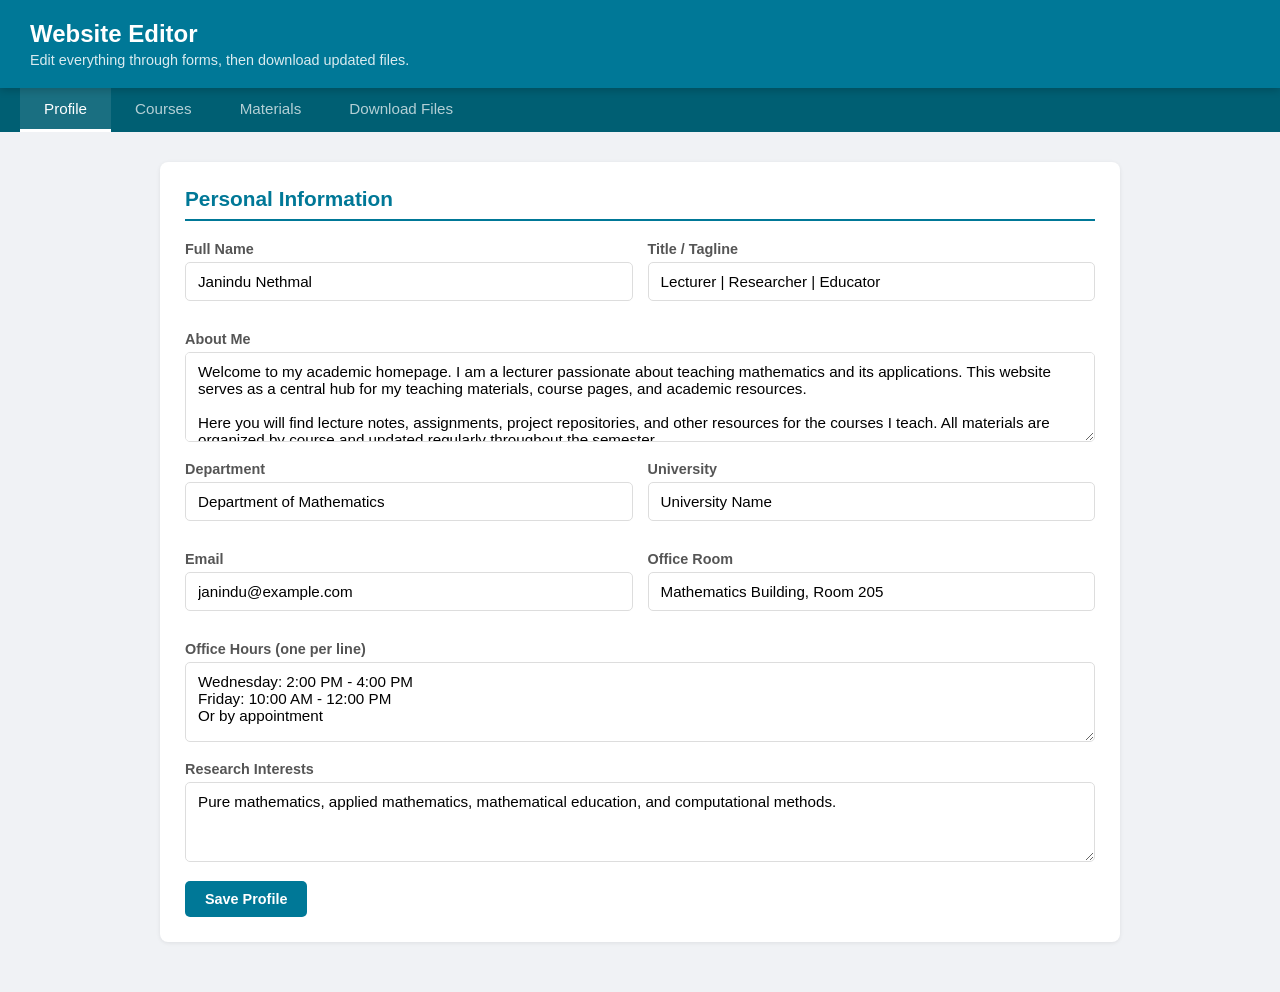
<file: editor.html>
<!DOCTYPE html>
<html lang="en">
<head>
    <meta charset="utf-8" />
    <meta name="viewport" content="width=device-width, initial-scale=1" />
    <title>Website Editor</title>
    <style>
        *{box-sizing:border-box;margin:0;padding:0}
        body{font-family:'Segoe UI',Tahoma,sans-serif;background:#f0f2f5;color:#333}
        .hdr{background:#007897;color:#fff;padding:20px 30px;position:sticky;top:0;z-index:100;box-shadow:0 2px 8px rgba(0,0,0,.2)}
        .hdr h1{font-size:1.5em}.hdr p{opacity:.85;font-size:.9em;margin-top:4px}
        .tabs{display:flex;background:#005f73;padding:0 20px}
        .tab{padding:12px 24px;cursor:pointer;color:rgba(255,255,255,.7);border-bottom:3px solid transparent;font-size:.95em;user-select:none}
        .tab:hover{color:#fff;background:rgba(255,255,255,.05)}
        .tab.on{color:#fff;border-bottom-color:#fff;background:rgba(255,255,255,.1)}
        .wrap{max-width:1000px;margin:0 auto;padding:30px 20px}
        .pnl{display:none}.pnl.on{display:block}
        .card{background:#fff;border-radius:8px;padding:25px;margin-bottom:20px;box-shadow:0 1px 4px rgba(0,0,0,.08)}
        .card h2{color:#007897;margin-bottom:20px;font-size:1.3em;border-bottom:2px solid #007897;padding-bottom:8px}
        .card h3{color:#007897;margin:20px 0 10px;font-size:1.1em}
        label{display:block;font-weight:600;margin-bottom:5px;color:#555;font-size:.9em}
        input[type=text],textarea{width:100%;padding:10px 12px;border:1px solid #ddd;border-radius:5px;font-size:.95em;font-family:inherit}
        input[type=text]:focus,textarea:focus{outline:none;border-color:#007897;box-shadow:0 0 0 2px rgba(0,120,151,.15)}
        textarea{resize:vertical;min-height:80px}
        .row2{display:grid;grid-template-columns:1fr 1fr;gap:15px;margin-bottom:15px}
        .fg{margin-bottom:15px}
        .btn{padding:10px 20px;border:none;border-radius:5px;cursor:pointer;font-size:.9em;font-weight:600}
        .bp{background:#007897;color:#fff}.bp:hover{background:#005f73}
        .bg{background:#27ae60;color:#fff}.bg:hover{background:#219a52}
        .br{background:#e74c3c;color:#fff}.br:hover{background:#c0392b}
        .bo{background:transparent;border:2px solid #007897;color:#007897}.bo:hover{background:#007897;color:#fff}
        .bs{padding:6px 14px;font-size:.8em}
        .bgrp{display:flex;gap:10px;margin-top:15px;flex-wrap:wrap}
        .wi{display:grid;grid-template-columns:50px 1fr 1fr 90px;gap:8px;align-items:center;padding:6px 0;border-bottom:1px solid #eee}
        .wi input{padding:6px 8px;font-size:.85em}
        .wh{display:grid;grid-template-columns:50px 1fr 1fr 90px;gap:8px;padding:6px 0;border-bottom:2px solid #007897;font-weight:700;color:#007897;font-size:.85em}
        .note{background:#f8f9fa;border-left:4px solid #007897;padding:15px 20px;margin-bottom:20px;border-radius:0 6px 6px 0;font-size:.9em;line-height:1.8;color:#555}
        .note b{color:#007897}
        .dlgrid{display:grid;grid-template-columns:repeat(auto-fit,minmax(200px,1fr));gap:12px;margin-top:15px}
        .dlcard{background:#f0f2f5;border-radius:6px;padding:15px;text-align:center}
        .dlcard p{margin-bottom:10px;font-weight:600}
        .empty{text-align:center;padding:40px;color:#999}
        .sdiv{border:none;border-top:2px solid #eee;margin:25px 0}
        .mtable{width:100%;border-collapse:collapse;margin:10px 0;font-size:.9em}
        .mtable th{text-align:left;padding:8px 10px;background:#007897;color:#fff;font-weight:600}
        .mtable td{padding:7px 10px;border-bottom:1px solid #eee}
        .mtable tr:hover{background:#f0f7fa}
        .mtable .ok{color:#27ae60;font-weight:700}.mtable .miss{color:#e74c3c;font-weight:700}
        .mtable code{background:#f0f2f5;padding:2px 6px;border-radius:3px;font-size:.85em}
        .folder-box{background:#1a1a2e;color:#a8e6cf;padding:12px 16px;border-radius:6px;font-family:monospace;font-size:.9em;margin:10px 0;word-break:break-all;position:relative}
        .folder-box .cpbtn{position:absolute;right:8px;top:8px;background:#007897;color:#fff;border:none;border-radius:4px;padding:4px 10px;cursor:pointer;font-size:.8em}
        .folder-box .cpbtn:hover{background:#005f73}
        .dropzone{border:3px dashed #007897;border-radius:8px;padding:30px;text-align:center;margin:15px 0;cursor:pointer;transition:background .2s;color:#007897;font-size:1em}
        .dropzone:hover,.dropzone.over{background:#e8f4f8}
        .dropzone input{display:none}
        .sumbox{display:grid;grid-template-columns:1fr 1fr 1fr;gap:12px;margin:15px 0}
        .sumitem{background:#f0f2f5;border-radius:6px;padding:15px;text-align:center}
        .sumitem .num{font-size:2em;font-weight:700;color:#007897}
        .sumitem .lbl{font-size:.85em;color:#777;margin-top:4px}
        @media(max-width:700px){.row2{grid-template-columns:1fr}.wi{grid-template-columns:1fr;gap:5px}.wh{display:none}.wi input::placeholder{font-weight:600;color:#007897}.sumbox{grid-template-columns:1fr}}
    </style>
</head>
<body>
<div class="hdr"><h1>Website Editor</h1><p>Edit everything through forms, then download updated files.</p></div>
<div class="tabs" id="tabs">
    <div class="tab on" data-p="profile">Profile</div>
    <div class="tab" data-p="courses">Courses</div>
    <div class="tab" data-p="materials">Materials</div>
    <div class="tab" data-p="download">Download Files</div>
</div>
<div class="wrap">
    <div id="pnl-profile" class="pnl on">
        <div class="card">
            <h2>Personal Information</h2>
            <div class="row2"><div class="fg"><label>Full Name</label><input type="text" id="p-name" /></div><div class="fg"><label>Title / Tagline</label><input type="text" id="p-tag" /></div></div>
            <div class="fg"><label>About Me</label><textarea id="p-about" rows="4"></textarea></div>
            <div class="row2"><div class="fg"><label>Department</label><input type="text" id="p-dept" /></div><div class="fg"><label>University</label><input type="text" id="p-uni" /></div></div>
            <div class="row2"><div class="fg"><label>Email</label><input type="text" id="p-email" /></div><div class="fg"><label>Office Room</label><input type="text" id="p-office" /></div></div>
            <div class="fg"><label>Office Hours (one per line)</label><textarea id="p-hours" rows="3"></textarea></div>
            <div class="fg"><label>Research Interests</label><textarea id="p-research" rows="2"></textarea></div>
            <div class="bgrp"><button class="btn bp" id="btn-save-profile">Save Profile</button></div>
        </div>
    </div>
    <div id="pnl-courses" class="pnl">
        <div class="note"><b>How to add a course:</b> Click "Add New Course", fill in the details, add weekly topics with PDF filenames, then "Save All Courses", then go to Download Files tab.</div>
        <div id="courses-list"></div>
        <div class="bgrp"><button class="btn bg" id="btn-add-course">+ Add New Course</button><button class="btn bp" id="btn-save-courses">Save All Courses</button></div>
    </div>
    <div id="pnl-materials" class="pnl">
        <div class="note"><b>Upload PDFs:</b> Select your PDF files below. The editor will check which files match your course schedule and show you where to place them in your website folder.</div>
        <div class="card">
            <h2>Select PDF Files</h2>
            <div class="dropzone" id="dropzone">
                <p><b>Click here or drag & drop your PDF files</b></p>
                <p style="font-size:.85em;margin-top:5px;color:#777">Select all lecture notes and assignment PDFs at once</p>
                <input type="file" id="file-input" multiple accept=".pdf" />
            </div>
        </div>
        <div id="materials-output"></div>
    </div>
    <div id="pnl-download" class="pnl">
        <div class="card">
            <h2>Download Updated Files</h2>
            <div class="note">Click <b>Generate All Files</b>, then download each file and replace the old ones in your website folder.</div>
            <div class="bgrp" style="margin-bottom:20px"><button class="btn bp" id="btn-generate">Generate All Files</button></div>
            <div id="dl-btns" class="dlgrid" style="display:none"></div>
        </div>
        <div class="card">
            <h2>Steps</h2>
            <div class="note">
                1. Edit Profile and Courses tabs<br>
                2. Click Save on each tab<br>
                3. Go to Download Files tab<br>
                4. Click Generate All Files<br>
                5. Download each file, replace old ones<br>
                6. Drop PDFs into materials/course-name/<br>
                7. Push to GitHub
            </div>
        </div>
    </div>
</div>
<script>
var P={name:'Janindu Nethmal',tag:'Lecturer | Researcher | Educator',about:'Welcome to my academic homepage. I am a lecturer passionate about teaching mathematics and its applications. This website serves as a central hub for my teaching materials, course pages, and academic resources.\n\nHere you will find lecture notes, assignments, project repositories, and other resources for the courses I teach. All materials are organized by course and updated regularly throughout the semester.',dept:'Department of Mathematics',uni:'University Name',email:'janindu@example.com',office:'Mathematics Building, Room 205',hours:'Wednesday: 2:00 PM - 4:00 PM\nFriday: 10:00 AM - 12:00 PM\nOr by appointment',research:'Pure mathematics, applied mathematics, mathematical education, and computational methods.'};

var C=[
{id:'c1',code:'FMS.011',title:'Core Mathematics I &mdash; 2026 Semester II - GISM',slug:'FMS.011 Core Mathematics I - 2026 Semester II',onedrive:'#',category:'current',desc:'Algebra, linear equations, matrices, vectors, calculus, mathematical modelling, and computational software tools.',fdesc:'This module provides a rigorous foundation in mathematical reasoning through algebra, systems of linear equations, matrices, vectors, calculus fundamentals, mathematical modelling, and their applications. The course is designed to build the mathematical maturity required for further studies in mathematics, engineering, and the sciences.',sem:'Fall 2026',sched:'Mon/Wed 10:00 AM - 11:30 AM',room:'Mathematics Building, Room 301',preq:'None. This course is designed for first-year mathematics students.',credits:'15',lectures:'12 Sessions \u00d7 3 Hours = 36 Hours',tutorials:'12 Sessions \u00d7 1 Hour = 12 Hours',independent:'48 \u00d7 2 = 96 Hours',
tb:'CALCULUS: EARLY TRANSCENDENTALS \u2014 Howard Anton, Irl C. Bivens, Stephen Davis \u2014 10th Edition, Wiley \u2014 ISBN: 978-0470647691',
tb2:'LINEAR ALGEBRA AND ITS APPLICATIONS \u2014 David Lay, Steven Lay, Judi McDonald \u2014 5th Edition, Pearson \u2014 ISBN: 978-0321982384',
outcomes:[
'Describe and apply methods for solving systems of linear equations using algebraic and matrix-based techniques.',
'Demonstrate knowledge and understanding of matrices and their operations.',
'Apply vectors, lines, and planes in two- and three-dimensional space.',
'Demonstrate an understanding of limits and continuity of functions.',
'Calculate derivatives and integrals of simple functions and apply them to practical applications.',
'Translate real-world problems into mathematical models.',
'Demonstrate computational skills using mathematical software tools.'
],
assessment:[{name:'Assignment 1',weight:'10%'},{name:'Assignment 2',weight:'10%'},{name:'Mid Examination',weight:'20%'},{name:'Final Examination',weight:'60%'}],
weeks:[
{w:1,t:'Introduction and review of algebra',n:'week01-intro.pdf',a:''},
{w:2,t:'Systems of linear equations',n:'week02-linear.pdf',a:''},
{w:3,t:'Matrices and operations',n:'week03-matrices.pdf',a:''},
{w:4,t:'Vectors in 2D and 3D',n:'week04-vectors.pdf',a:''},
{w:5,t:'Lines and planes',n:'week05-lines.pdf',a:''},
{w:6,t:'Revision',n:'week06-revision.pdf',a:''},
{w:7,t:'Limits and continuity',n:'week07-limits.pdf',a:''},
{w:8,t:'Differentiation',n:'week08-differentiation.pdf',a:''},
{w:9,t:'Applications of derivatives',n:'week09-derivatives.pdf',a:''},
{w:10,t:'Integration',n:'week10-integration.pdf',a:''},
{w:11,t:'Mathematical modelling and software applications',n:'week11-modelling.pdf',a:''},
{w:12,t:'Revision',n:'week12-revision.pdf',a:''}
],
weeks2:[
{start:1,end:6,assign:'Assignment 1',desc:'Covers Weeks 1-6'},
{start:7,end:12,assign:'Assignment 2',desc:'Covers Weeks 7-12'}
],
after:[
'Study Break and Final Examination Preparation',
'Final Examination',
'Release of Overall Results and Module Evaluation',
'Completion of the Module'
],
assigns:[
{name:'Assignment 1',file:'assignment1.pdf',desc:'Covers Weeks 1-6: Algebra, Linear Equations, Matrices, Vectors, Lines & Planes',weight:'10%',sol:''},
{name:'Assignment 2',file:'assignment2.pdf',desc:'Covers Weeks 7-12: Limits, Differentiation, Derivatives, Integration, Modelling',weight:'10%',sol:''}
]
},
{id:'c2',code:'FMS.021',title:'Core Mathematics II &mdash; 2026 Semester II - GISM',slug:'FMS.021 Core Mathematics II - 2026 Semester II',onedrive:'#',category:'current',desc:'Complex numbers, eigenvalues, linear programming, differential equations, integration, and computational methods.',fdesc:'This module builds on Core Mathematics I and covers complex numbers, eigenvalues and eigenvectors, linear programming, first-order differential equations, integration techniques, mathematical modelling, and computational methods. Students will develop a deep understanding of advanced mathematical concepts with applications in engineering and the physical sciences.',sem:'Fall 2026',sched:'Tue/Thu 1:00 PM - 2:30 PM',room:'Mathematics Building, Room 105',preq:'FMS.011 \u2013 Core Mathematics I',credits:'15',lectures:'12 Sessions \u00d7 3 Hours = 36 Hours',tutorials:'12 Sessions \u00d7 1 Hour = 12 Hours',independent:'48 \u00d7 2 = 96 Hours',
tb:'CALCULUS: EARLY TRANSCENDENTALS \u2014 Howard Anton, Irl C. Bivens, Stephen Davis \u2014 10th Edition, Wiley \u2014 ISBN: 978-0470647691',
tb2:'LINEAR ALGEBRA AND ITS APPLICATIONS \u2014 David Lay, Steven Lay, Judi McDonald \u2014 5th Edition, Pearson \u2014 ISBN: 978-0321982384',
outcomes:[
'Demonstrate proficiency with the algebra and geometry of complex numbers.',
'Translate problems into mathematical models and apply the concepts and techniques of basic calculus and linear algebra to a wide variety of applications.',
'Use computer software (such as MATLAB) to carry out graphical, numerical and symbolic investigations.',
'Calculate determinants, eigenvalues and eigenvectors of up to 3-by-3 matrices.',
'Formulate, solve and analyse linear programming problems.',
'Solve simple first-order differential equations and competently calculate integrals.'
],
assessment:[{name:'Assignment 1',weight:'10%'},{name:'Assignment 2',weight:'10%'},{name:'Mid Examination',weight:'20%'},{name:'Final Examination',weight:'60%'}],
weeks:[
{w:1,t:'Introduction and review of Core Mathematics I concepts',n:'week01-review.pdf',a:''},
{w:2,t:'Complex numbers and their geometry',n:'week02-complex.pdf',a:''},
{w:3,t:'Complex numbers and their geometry',n:'week03-complex.pdf',a:''},
{w:4,t:'Eigenvalues and eigenvectors',n:'week04-eigenvalues.pdf',a:''},
{w:5,t:'Linear programming problems',n:'week05-lp.pdf',a:''},
{w:6,t:'Revision',n:'week06-revision.pdf',a:''},
{w:7,t:'First-order differential equations',n:'week07-ode.pdf',a:''},
{w:8,t:'Applications of differential equations',n:'week08-ode-apps.pdf',a:''},
{w:9,t:'Integration techniques',n:'week09-integration.pdf',a:''},
{w:10,t:'Mathematical modelling and optimisation',n:'week10-modelling.pdf',a:''},
{w:11,t:'Computational methods using software tools',n:'week11-computational.pdf',a:''},
{w:12,t:'Revision',n:'week12-revision.pdf',a:''}
],
weeks2:[
{start:1,end:6,assign:'Assignment 1',desc:'Covers Weeks 1-6'},
{start:7,end:12,assign:'Assignment 2',desc:'Covers Weeks 7-12'}
],
after:[
'Study Break and Final Examination Preparation',
'Final Examination',
'Release of Overall Results and Module Evaluation',
'Completion of the Module'
],
assigns:[
{name:'Assignment 1',file:'assignment1.pdf',desc:'Covers Weeks 1-6: Review, Complex Numbers, Eigenvalues, Linear Programming, Revision',weight:'10%',sol:''},
{name:'Assignment 2',file:'assignment2.pdf',desc:'Covers Weeks 7-12: Differential Equations, Integration, Modelling, Computational Methods, Revision',weight:'10%',sol:''}
]
},
{id:'c3',code:'FMS.011',title:'Core Mathematics I &mdash; 2026 Semester I - GISM',slug:'FMS.011 Core Mathematics I - 2026 Semester I',onedrive:'#',category:'past',desc:'Algebra, linear equations, matrices, vectors, calculus, mathematical modelling, and computational software tools.',fdesc:'This module provides a rigorous foundation in mathematical reasoning through algebra, systems of linear equations, matrices, vectors, calculus fundamentals, mathematical modelling, and their applications. The course is designed to build the mathematical maturity required for further studies in mathematics, engineering, and the sciences.',sem:'2026 Semester I',sched:'',room:'',preq:'None. This course is designed for first-year mathematics students.',credits:'15',lectures:'12 Sessions \u00d7 3 Hours = 36 Hours',tutorials:'12 Sessions \u00d7 1 Hour = 12 Hours',independent:'48 \u00d7 2 = 96 Hours',
tb:'CALCULUS: EARLY TRANSCENDENTALS \u2014 Howard Anton, Irl C. Bivens, Stephen Davis \u2014 10th Edition, Wiley \u2014 ISBN: 978-0470647691',
tb2:'LINEAR ALGEBRA AND ITS APPLICATIONS \u2014 David Lay, Steven Lay, Judi McDonald \u2014 5th Edition, Pearson \u2014 ISBN: 978-0321982384',
outcomes:[
'Describe and apply methods for solving systems of linear equations using algebraic and matrix-based techniques.',
'Demonstrate knowledge and understanding of matrices and their operations.',
'Apply vectors, lines, and planes in two- and three-dimensional space.',
'Demonstrate an understanding of limits and continuity of functions.',
'Calculate derivatives and integrals of simple functions and apply them to practical applications.',
'Translate real-world problems into mathematical models.',
'Demonstrate computational skills using mathematical software tools.'
],
assessment:[{name:'Assignment 1',weight:'10%'},{name:'Assignment 2',weight:'10%'},{name:'Mid Examination',weight:'20%'},{name:'Final Examination',weight:'60%'}],
weeks:[
{w:1,t:'Introduction and review of algebra',n:'week01-intro.pdf',a:''},
{w:2,t:'Systems of linear equations',n:'week02-linear.pdf',a:''},
{w:3,t:'Matrices and operations',n:'week03-matrices.pdf',a:''},
{w:4,t:'Vectors in 2D and 3D',n:'week04-vectors.pdf',a:''},
{w:5,t:'Lines and planes',n:'week05-lines.pdf',a:''},
{w:6,t:'Revision',n:'week06-revision.pdf',a:''},
{w:7,t:'Limits and continuity',n:'week07-limits.pdf',a:''},
{w:8,t:'Differentiation',n:'week08-differentiation.pdf',a:''},
{w:9,t:'Applications of derivatives',n:'week09-derivatives.pdf',a:''},
{w:10,t:'Integration',n:'week10-integration.pdf',a:''},
{w:11,t:'Mathematical modelling and software applications',n:'week11-modelling.pdf',a:''},
{w:12,t:'Revision',n:'week12-revision.pdf',a:''}
],
weeks2:[
{start:1,end:6,assign:'Assignment 1',desc:'Covers Weeks 1-6'},
{start:7,end:12,assign:'Assignment 2',desc:'Covers Weeks 7-12'}
],
after:[
'Study Break and Final Examination Preparation',
'Final Examination',
'Release of Overall Results and Module Evaluation',
'Completion of the Module'
],
assigns:[
{name:'Assignment 1',file:'assignment1.pdf',desc:'Covers Weeks 1-6: Algebra, Linear Equations, Matrices, Vectors, Lines & Planes',weight:'10%',sol:''},
{name:'Assignment 2',file:'assignment2.pdf',desc:'Covers Weeks 7-12: Limits, Differentiation, Derivatives, Integration, Modelling',weight:'10%',sol:''}
]
},
{id:'c4',code:'',title:'Intensive Mathematics Course 2026 &mdash; 10 Days - UoC Tech',slug:'course-intensive-maths-uoc-tech',onedrive:'#',category:'past',desc:'An intensive 10-day course covering core mathematical concepts for university-level studies. (08 June - 19 June)',fdesc:'This intensive 10-day mathematics course covers core mathematical concepts including algebra, linear equations, matrices, vectors, calculus fundamentals, and mathematical modelling. Designed to provide a condensed yet comprehensive foundation in essential mathematics for university-level studies.',sem:'June 2026',sched:'08 June - 19 June 2026',room:'Faculty of Technology, University of Colombo',preq:'None',credits:'',lectures:'',tutorials:'',independent:'',
tb:'',tb2:'',outcomes:[],assessment:[],weeks:[],weeks2:[],after:[],assigns:[]
}
];

document.getElementById('tabs').onclick=function(e){
    var t=e.target;if(!t.classList.contains('tab'))return;
    var p=t.getAttribute('data-p');
    var tabs=document.querySelectorAll('.tab');for(var i=0;i<tabs.length;i++)tabs[i].classList.remove('on');
    var pnls=document.querySelectorAll('.pnl');for(var i=0;i<pnls.length;i++)pnls[i].classList.remove('on');
    t.classList.add('on');
    document.getElementById('pnl-'+p).classList.add('on');
    if(p==='materials')renderMaterials();
};

function loadP(){
    var s=localStorage.getItem('ep');if(s)P=JSON.parse(s);
    document.getElementById('p-name').value=P.name;
    document.getElementById('p-tag').value=P.tag;
    document.getElementById('p-about').value=P.about;
    document.getElementById('p-dept').value=P.dept;
    document.getElementById('p-uni').value=P.uni;
    document.getElementById('p-email').value=P.email;
    document.getElementById('p-office').value=P.office;
    document.getElementById('p-hours').value=P.hours;
    document.getElementById('p-research').value=P.research;
}
function saveP(){
    P.name=v('p-name');P.tag=v('p-tag');P.about=v('p-about');P.dept=v('p-dept');P.uni=v('p-uni');P.email=v('p-email');P.office=v('p-office');P.hours=v('p-hours');P.research=v('p-research');
    localStorage.setItem('ep',JSON.stringify(P));alert('Profile saved!');
}
function loadC(){var s=localStorage.getItem('ec');if(s)C=JSON.parse(s);renderC();}
function saveC(){readC();localStorage.setItem('ec',JSON.stringify(C));alert('Courses saved!');}
function v(id){return document.getElementById(id).value;}

function renderC(){
    var el=document.getElementById('courses-list');
    if(C.length===0){el.innerHTML='<div class="empty"><p>No courses yet. Click "Add New Course".</p></div>';return;}
    var h='';
    for(var i=0;i<C.length;i++)h+=courseCard(i);
    el.innerHTML=h;
}
function courseCard(i){
    var c=C[i];
    var wh='';for(var j=0;j<c.weeks.length;j++){var w=c.weeks[j];wh+='<div class="wi"><input type="text" value="'+H(w.w)+'" data-c="'+i+'" data-w="'+j+'" data-f="w" placeholder="Week"/><input type="text" value="'+H(w.t)+'" data-c="'+i+'" data-w="'+j+'" data-f="t" placeholder="Topic"/><input type="text" value="'+H(w.n)+'" data-c="'+i+'" data-w="'+j+'" data-f="n" placeholder="notes.pdf"/><input type="text" value="'+H(w.a)+'" data-c="'+i+'" data-w="'+j+'" data-f="a" placeholder="assign.pdf"/></div>';}
    var ah='';for(var j=0;j<c.assigns.length;j++){var a=c.assigns[j];ah+='<div class="wi"><input type="text" value="'+H(a.name)+'" data-c="'+i+'" data-a="'+j+'" data-f="name" placeholder="Name"/><input type="text" value="'+H(a.desc)+'" data-c="'+i+'" data-a="'+j+'" data-f="desc" placeholder="Description"/><input type="text" value="'+H(a.weight)+'" data-c="'+i+'" data-a="'+j+'" data-f="weight" placeholder="Weight"/><input type="text" value="'+H(a.file)+'" data-c="'+i+'" data-a="'+j+'" data-f="file" placeholder="file.pdf"/></div>';}
    return '<div class="card" id="cc-'+i+'">'+
    '<button class="btn br bs" style="float:right" onclick="rmC('+i+')">Remove</button>'+
    '<h2>'+H(c.code)+' - '+H(c.title)+'</h2>'+
    '<div class="row2"><div class="fg"><label>Course Code</label><input type="text" value="'+H(c.code)+'" data-c="'+i+'" data-f="code"/></div><div class="fg"><label>Course Title</label><input type="text" value="'+H(c.title)+'" data-c="'+i+'" data-f="title"/></div></div>'+
    '<div class="fg"><label>URL Slug</label><input type="text" value="'+H(c.slug)+'" data-c="'+i+'" data-f="slug"/></div>'+
    '<div class="fg"><label>OneDrive Link</label><input type="text" value="'+H(c.onedrive||'')+'" data-c="'+i+'" data-f="onedrive"/></div>'+
    '<div class="fg"><label>Category</label><input type="text" value="'+H(c.category||'current')+'" data-c="'+i+'" data-f="category" placeholder="current or past"/></div>'+
    '<div class="fg"><label>Short Description</label><input type="text" value="'+H(c.desc)+'" data-c="'+i+'" data-f="desc"/></div>'+
    '<div class="fg"><label>Full Description</label><textarea data-c="'+i+'" data-f="fdesc">'+H(c.fdesc)+'</textarea></div>'+
    '<div class="row2"><div class="fg"><label>Semester</label><input type="text" value="'+H(c.sem)+'" data-c="'+i+'" data-f="sem"/></div><div class="fg"><label>Schedule</label><input type="text" value="'+H(c.sched)+'" data-c="'+i+'" data-f="sched"/></div></div>'+
    '<div class="row2"><div class="fg"><label>Room</label><input type="text" value="'+H(c.room)+'" data-c="'+i+'" data-f="room"/></div><div class="fg"><label>Prerequisites</label><input type="text" value="'+H(c.preq)+'" data-c="'+i+'" data-f="preq"/></div></div>'+
    '<div class="row2"><div class="fg"><label>Credits</label><input type="text" value="'+H(c.credits)+'" data-c="'+i+'" data-f="credits"/></div><div class="fg"><label>Lectures</label><input type="text" value="'+H(c.lectures)+'" data-c="'+i+'" data-f="lectures"/></div></div>'+
    '<div class="row2"><div class="fg"><label>Tutorials</label><input type="text" value="'+H(c.tutorials)+'" data-c="'+i+'" data-f="tutorials"/></div><div class="fg"><label>Independent Learning</label><input type="text" value="'+H(c.independent)+'" data-c="'+i+'" data-f="independent"/></div></div>'+
    '<hr class="sdiv"/><h3>Weekly Schedule (PDF filenames)</h3>'+
    '<div class="wh"><span>#</span><span>Topic</span><span>Notes Filename</span><span>Assignment Filename</span></div>'+
    '<div id="wk-'+i+'">'+wh+'</div>'+
    '<button class="btn bo bs" style="margin-top:10px" onclick="addW('+i+')">+ Add Week</button>'+
    '<hr class="sdiv"/><h3>Assignments</h3>'+
    '<div class="wh"><span>Name</span><span>Description</span><span>Weight</span><span>PDF Filename</span></div>'+
    '<div id="as-'+i+'">'+ah+'</div>'+
    '<button class="btn bo bs" style="margin-top:10px" onclick="addA('+i+')">+ Add Assignment</button>'+
    '</div>';
}
function H(s){if(s===null||s===undefined)return '';return String(s).replace(/&/g,'&amp;').replace(/</g,'&lt;').replace(/>/g,'&gt;').replace(/"/g,'&quot;');}

function readC(){
    for(var i=0;i<C.length;i++){
        var card=document.getElementById('cc-'+i);if(!card)continue;
        var inputs=card.querySelectorAll('[data-f]');
        for(var j=0;j<inputs.length;j++){
            var el=inputs[j];var f=el.getAttribute('data-f');
            if(el.getAttribute('data-w')!==null)continue;
            if(el.getAttribute('data-a')!==null)continue;
            C[i][f]=el.value;
        }
        var wc=document.getElementById('wk-'+i);
        if(wc){
            var wi=wc.querySelectorAll('.wi');C[i].weeks=[];
            for(var j=0;j<wi.length;j++){
                var ii=wi[j].querySelectorAll('input');
                C[i].weeks.push({w:parseInt(ii[0].value)||0,t:ii[1].value,n:ii[2].value,a:ii[3].value});
            }
        }
        var ac=document.getElementById('as-'+i);
        if(ac){
            var ai=ac.querySelectorAll('.wi');C[i].assigns=[];
            for(var j=0;j<ai.length;j++){
                var ii=ai[j].querySelectorAll('input');
                C[i].assigns.push({name:ii[0].value,desc:ii[1].value,weight:ii[2].value,file:ii[3].value,sol:''});
            }
        }
    }
}

function addC(){
    readC();
    C.push({id:'c'+Date.now(),code:'NEW',title:'New Course',slug:'new-course',onedrive:'#',category:'current',desc:'Description',fdesc:'Full description',sem:'Fall 2026',sched:'Mon/Wed 10:00 AM',room:'TBD',preq:'None',credits:'15',lectures:'',tutorials:'',independent:'',outcomes:[],assessment:[],weeks:[{w:1,t:'Topic',n:'week01.pdf',a:''}],weeks2:[],after:[],assigns:[]});
    renderC();saveC();
}
function rmC(i){if(!confirm('Remove this course?'))return;readC();C.splice(i,1);localStorage.setItem('ec',JSON.stringify(C));renderC();}
function addW(i){readC();var ws=C[i].weeks;var lw=ws.length>0?ws[ws.length-1].w:0;ws.push({w:lw+1,t:'New Topic',n:'',a:''});renderC();}
function addA(i){readC();var n=C[i].assigns.length+1;C[i].assigns.push({name:'Assignment '+n,file:'assignment'+n+'.pdf',desc:'Description',weight:'',sol:''});renderC();}

function genAll(){
    readC();saveC();saveP();
    var files={};
    files['index.html']=mkIndex();
    files['courses.html']=mkCourses();
    for(var i=0;i<C.length;i++)files[C[i].slug+'.html']=mkCourse(C[i]);
    var el=document.getElementById('dl-btns');el.style.display='grid';
    var h='';var keys=Object.keys(files);window._files=files;
    for(var i=0;i<keys.length;i++)h+='<div class="dlcard"><p>'+keys[i]+'</p><button class="btn bp" onclick="dl(\''+keys[i]+'\')">Download</button></div>';
    el.innerHTML=h;alert('Files generated! Click Download on each one.');
}
function dl(name){
    var b=new Blob([window._files[name]],{type:'text/html'});
    var u=URL.createObjectURL(b);var a=document.createElement('a');a.href=u;a.download=name;a.click();URL.revokeObjectURL(u);
}

function nav(cur){
    return '<header id="header"><h1><a href="index.html" id="logo">'+H(P.name)+'</a></h1><nav id="nav"><a href="index.html"'+(cur==='home'?' class="current-page-item"':'')+'>Home</a><a href="courses.html"'+(cur==='courses'?' class="current-page-item"':'')+'>Courses</a><a href="https://janindunethmal.github.io/my-academic-portfolio-website/" target="_blank">Academic Portfolio</a></nav></header>';
}
function foot(){return '<div id="footer-wrapper"><div class="container"><div class="row"><div class="col-12"><div id="copyright">&copy; 2026 '+H(P.name)+'. All rights reserved.</div></div></div></div></div>';}
function hwrap(cur){return '<div id="header-wrapper"><div class="container"><div class="row"><div class="col-12">'+nav(cur)+'</div></div></div></div>';}
function scpt(){return '<script src="assets/js/jquery.min.js"><\/script><script src="assets/js/browser.min.js"><\/script><script src="assets/js/breakpoints.min.js"><\/script><script src="assets/js/util.js"><\/script><script src="assets/js/main.js"><\/script>';}

function mkIndex(){
    var ap=P.about.split('\n');var apH='';for(var i=0;i<ap.length;i++)if(ap[i].trim())apH+='<p>'+H(ap[i])+'</p>\n';
    var cl='';for(var i=0;i<C.length;i++){if(C[i].category==='past')continue;cl+='<li><a href="'+encodeURI(C[i].slug+'.html')+'"><h4>'+H(C[i].code)+' - '+H(C[i].title)+'</h4></a><p>'+H(C[i].desc)+'</p></li>\n';}
    var pcl='';for(var i=0;i<C.length;i++){if(C[i].category!=='past')continue;pcl+='<li><a href="'+encodeURI(C[i].slug+'.html')+'"><h4>'+H(C[i].code)+' - '+H(C[i].title)+'</h4></a><p>'+H(C[i].desc)+'</p></li>\n';}
    var pastSection=pcl?'<section><h2>Past Courses</h2><ul class="small-image-list">\n'+pcl+'</ul></section>':'';
    var ohH='';var oh=P.hours.split('\n');for(var i=0;i<oh.length;i++)if(oh[i].trim())ohH+='<p>'+H(oh[i])+'</p>\n';
    return '<!DOCTYPE HTML>\n<html>\n<head>\n\t<title>'+H(P.name)+' - Academic Homepage</title>\n\t<meta charset="utf-8" />\n\t<meta name="viewport" content="width=device-width, initial-scale=1, user-scalable=no" />\n\t<link rel="stylesheet" href="assets/css/main.css" />\n</head>\n<body>\n<div id="page-wrapper">\n'+hwrap('home')+'\n<div id="banner-wrapper"><div class="container"><div id="banner"><h2>Academic Homepage</h2><span>'+H(P.tag)+'</span></div></div></div>\n<div id="main"><div class="container"><div class="row main-row"><div class="col-8 col-12-medium">\n<section><h2>About Me</h2>\n'+apH+'</section>\n<section><h2>Current Courses</h2><ul class="small-image-list">\n'+cl+'</ul></section>\n'+pastSection+'<footer class="controls"><a href="courses.html" class="button">View All Courses</a></footer></div><div class="col-4 col-12-medium">\n<section><h2>Quick Links</h2><ul class="link-list"><li><a href="courses.html">All Courses</a></li><li><a href="mailto:'+H(P.email)+'">Email Me</a></li></ul></section>\n<section><h2>Research Interests</h2><p>'+H(P.research)+'</p></section>\n<section><h2>Office Hours</h2>\n'+ohH+'</section>\n<section><h2>Contact</h2><p>Email: '+H(P.email)+'</p><p>'+H(P.dept)+'</p><p>'+H(P.uni)+'</p></section>\n</div></div></div></div>\n'+foot()+'\n</div>\n'+scpt()+'\n</body>\n</html>';
}

function mkCourses(){
    var cc='';for(var i=0;i<C.length;i++){if(C[i].category==='past')continue;cc+='<div class="col-6 col-12-medium"><section class="course-card"><h3><a href="'+encodeURI(C[i].slug+'.html')+'">'+H(C[i].code)+'</a></h3><h4>'+H(C[i].title)+'</h4><p>'+H(C[i].desc)+'</p><ul class="link-list"><li><a href="'+encodeURI(C[i].slug+'.html')+'">Course Page</a></li></ul></section></div>\n';}
    var pc='';for(var i=0;i<C.length;i++){if(C[i].category!=='past')continue;pc+='<div class="col-6 col-12-medium"><section class="course-card"><h3><a href="'+encodeURI(C[i].slug+'.html')+'">'+H(C[i].code)+'</a></h3><h4>'+H(C[i].title)+'</h4><p>'+H(C[i].desc)+'</p><ul class="link-list"><li><a href="'+encodeURI(C[i].slug+'.html')+'">Course Page</a></li></ul></section></div>\n';}
    var pcSection=pc?'<section><h2 style="margin-top:2em">Past Courses</h2><div class="row main-row">\n'+pc+'</div></div></section>':'';
    return '<!DOCTYPE HTML>\n<html>\n<head>\n\t<title>Courses - '+H(P.name)+'</title>\n\t<meta charset="utf-8" />\n\t<meta name="viewport" content="width=device-width, initial-scale=1, user-scalable=no" />\n\t<link rel="stylesheet" href="assets/css/main.css" />\n</head>\n<body>\n<div id="page-wrapper">\n'+hwrap('courses')+'\n<div id="main"><div class="container"><div class="row main-row"><div class="col-12"><section><h2>Courses</h2><p>Click on a course to access lecture notes, assignments, and other materials.</p></section></div></div>\n<section><h2 style="margin-top:2em">Current Courses</h2><div class="row main-row">\n'+cc+'</div></div>\n'+pcSection+'</div></div>\n'+foot()+'\n</div>\n'+scpt()+'\n</body>\n</html>';
}

function mkCourse(c){
    var oh='';for(var j=0;j<c.outcomes.length;j++)oh+='<li>'+H(c.outcomes[j])+'</li>\n';
    var ah='';for(var j=0;j<c.assessment.length;j++)ah+='<tr><td>'+H(c.assessment[j].name)+'</td><td>'+H(c.assessment[j].weight)+'</td></tr>\n';
    var wr='';for(var j=0;j<c.weeks.length;j++){var w=c.weeks[j];wr+='<tr><td>'+w.w+'</td><td>'+H(w.t)+'</td><td>'+(w.a?H(w.a.replace('.pdf','').replace('assignment','Assignment ')):'-')+'</td></tr>\n';}
    var ar='';for(var j=0;j<c.assigns.length;j++){var a=c.assigns[j];ar+='<tr><td>'+H(a.name)+'</td><td>'+H(a.desc)+'</td><td>'+H(a.weight)+'</td></tr>\n';}
    var ref1='<p><strong>Calculus: Early Transcendentals</strong><br>Howard Anton, Irl C. Bivens, Stephen Davis<br>10th Edition, Wiley<br>ISBN: 978-0470647691</p>';
    var ref2='<p><strong>Linear Algebra and Its Applications</strong><br>David Lay, Steven Lay, Judi McDonald<br>5th Edition, Pearson<br>ISBN: 978-0321982384</p>';
    return '<!DOCTYPE HTML>\n<html>\n<head>\n\t<title>'+H(c.code)+' - '+H(c.title)+' - '+H(P.name)+'</title>\n\t<meta charset="utf-8" />\n\t<meta name="viewport" content="width=device-width, initial-scale=1, user-scalable=no" />\n\t<link rel="stylesheet" href="assets/css/main.css" />\n</head>\n<body>\n<div id="page-wrapper">\n'+hwrap('courses')+'\n<div id="main"><div class="container"><div class="row main-row"><div class="col-12"><section>\n<h2>'+H(c.code)+' - '+H(c.title)+'</h2>\n<p><strong>Credits:</strong> '+H(c.credits)+' &nbsp;|&nbsp; <strong>Lectures:</strong> '+H(c.lectures)+' &nbsp;|&nbsp; <strong>Tutorials:</strong> '+H(c.tutorials)+'</p>\n</section></div></div>\n<div class="row main-row"><div class="col-8 col-12-medium">\n<section><h2>Module Overview</h2><p>'+H(c.fdesc)+'</p></section>\n<section><h2>Intended Learning Outcomes</h2><ul class="link-list" style="list-style:disc;padding-left:20px">\n'+oh+'</ul></section>\n<section><h2>Assessment</h2><table class="materials-table"><thead><tr><th>Component</th><th>Weight</th></tr></thead><tbody>\n'+ah+'</tbody></table></section>\n<section><h2>Course Materials</h2><p>All lecture notes, assignments, and other resources for this module are available on OneDrive.</p>\n<p style="margin:1em 0"><a href="'+H(c.onedrive||'#')+'" target="_blank" class="button" style="font-size:1.1em;padding:12px 30px">Access Course Materials on OneDrive</a></p></section>\n<section><h2>Weekly Schedule</h2>\n<table class="materials-table"><thead><tr><th>Week</th><th>Topic</th><th>Assignments</th></tr></thead><tbody>\n'+wr+'</tbody></table></section>\n<section><h2>Assignments</h2><table class="materials-table"><thead><tr><th>Assignment</th><th>Description</th><th>Weight</th></tr></thead><tbody>\n'+ar+'</tbody></table></section>\n</div><div class="col-4 col-12-medium">\n<section><h2>Course Information</h2><ul class="link-list"><li><strong>Instructor:</strong> '+H(P.name)+'</li><li><strong>Email:</strong> '+H(P.email)+'</li><li><strong>Office:</strong> '+H(P.office)+'</li></ul></section>\n<section><h2>Quick Links</h2><ul class="link-list"><li><a href="'+H(c.onedrive||'#')+'">Course Materials (OneDrive)</a></li><li><a href="#">Syllabus (PDF)</a></li><li><a href="#">Grading Policy</a></li></ul></section>\n<section><h2>Prerequisites</h2><p>'+H(c.preq)+'</p></section>\n<section><h2>Reference Material</h2>\n'+ref1+'\n'+ref2+'</section>\n<section><h2>Independent Learning</h2><p>'+H(c.independent)+'</p></section>\n</div></div></div></div>\n'+foot()+'\n</div>\n'+scpt()+'\n</body>\n</html>';
}

function pad(n){return n<10?'0'+n:''+n;}

var uploadedFiles=[];
var dz=document.getElementById('dropzone');
var fi=document.getElementById('file-input');
dz.onclick=function(){fi.click();};
dz.ondragover=function(e){e.preventDefault();dz.classList.add('over');};
dz.ondragleave=function(){dz.classList.remove('over');};
dz.ondrop=function(e){e.preventDefault();dz.classList.remove('over');handleFiles(e.dataTransfer.files);};
fi.onchange=function(){handleFiles(fi.files);};

function handleFiles(files){
    for(var i=0;i<files.length;i++){
        if(files[i].name.toLowerCase().endsWith('.pdf')){
            var found=false;
            for(var j=0;j<uploadedFiles.length;j++){if(uploadedFiles[j].name===files[i].name){found=true;break;}}
            if(!found)uploadedFiles.push(files[i]);
        }
    }
    fi.value='';
    renderMaterials();
}

function removeFile(name){
    for(var i=0;i<uploadedFiles.length;i++){if(uploadedFiles[i].name===name){uploadedFiles.splice(i,1);break;}}
    renderMaterials();
}

function renderMaterials(){
    readC();
    var out=document.getElementById('materials-output');
    if(C.length===0){out.innerHTML='<div class="card"><div class="empty"><p>No courses defined. Add courses in the Courses tab first.</p></div></div>';return;}
    var h='';
    var totalExpected=0,totalFound=0;
    for(var ci=0;ci<C.length;ci++){
        var c=C[ci];
        var expected=[];
        for(var j=0;j<c.weeks.length;j++){
            var w=c.weeks[j];
            if(w.n)expected.push({file:w.n,type:'Lecture Notes',week:w.w,topic:w.t});
            if(w.a)expected.push({file:w.a,type:'Assignment',week:w.w,topic:w.t});
        }
        for(var j=0;j<c.assigns.length;j++){
            var a=c.assigns[j];
            var exists=false;
            for(var k=0;k<expected.length;k++){if(expected[k].file===a.file){exists=true;break;}}
            if(!exists&&a.file)expected.push({file:a.file,type:'Assignment',week:0,topic:a.name});
            if(a.sol){
                var solExists=false;
                for(var k=0;k<expected.length;k++){if(expected[k].file===a.sol){solExists=true;break;}}
                if(!solExists)expected.push({file:a.sol,type:'Solution',week:0,topic:a.name+' Solution'});
            }
        }
        var folder='materials/'+c.slug+'/';
        var found=0;
        for(var j=0;j<expected.length;j++){
            totalExpected++;
            var match=false;
            for(var k=0;k<uploadedFiles.length;k++){
                if(uploadedFiles[k].name.toLowerCase()===expected[j].file.toLowerCase()){match=true;break;}
            }
            if(match){found++;totalFound++;}
            expected[j].found=match;
        }
        h+='<div class="card">';
        h+='<h2>'+H(c.code)+' - '+H(c.title)+'</h2>';
        h+='<div class="folder-box">'+H(folder)+'<button class="cpbtn" onclick="copyPath(this,\''+folder+'\')">Copy Path</button></div>';
        h+='<div class="sumbox"><div class="sumitem"><div class="num">'+expected.length+'</div><div class="lbl">PDFs Expected</div></div><div class="sumitem"><div class="num" style="color:#27ae60">'+found+'</div><div class="lbl">Matched</div></div><div class="sumitem"><div class="num" style="color:#e74c3c">'+(expected.length-found)+'</div><div class="lbl">Missing</div></div></div>';
        h+='<table class="mtable"><thead><tr><th>Status</th><th>Filename</th><th>Type</th><th>Week/Topic</th></tr></thead><tbody>';
        for(var j=0;j<expected.length;j++){
            var e=expected[j];
            h+='<tr><td>'+(e.found?'<span class="ok">&#10003; Found</span>':'<span class="miss">&#10007; Missing</span>')+'</td><td><code>'+H(e.file)+'</code></td><td>'+H(e.type)+'</td><td>'+(e.week?'Week '+e.week+': '+H(e.topic):H(e.topic))+'</td></tr>';
        }
        h+='</tbody></table>';
        if(uploadedFiles.length>0){
            h+='<h3>Uploaded Files for This Course</h3><ul style="margin-left:20px;font-size:.9em">';
            var anyMatched=false;
            for(var j=0;j<uploadedFiles.length;j++){
                var match=false;
                for(var k=0;k<expected.length;k++){
                    if(uploadedFiles[j].name.toLowerCase()===expected[k].file.toLowerCase()){match=true;break;}
                }
                if(match){h+='<li style="color:#27ae60">'+H(uploadedFiles[j].name)+' ('+fmtSize(uploadedFiles[j].size)+')</li>';anyMatched=true;}
            }
            if(!anyMatched)h+='<li style="color:#999">No matching files uploaded</li>';
            h+='</ul>';
        }
        h+='</div>';
    }
    h+='<div class="card"><h2>How to Place PDFs</h2>';
    h+='<div class="note">';
    h+='<b>Step 1:</b> Create the folder structure in your website directory:<br>';
    h+='<code>materials/'+H(C[0]?C[0].slug:'course-name')+'/</code><br><br>';
    h+='<b>Step 2:</b> Copy the PDF files into the matching folders. Rename them if needed to match the filenames above.<br><br>';
    h+='<b>Step 3:</b> Commit and push to GitHub:<br>';
    h+='<code>git add materials/ && git commit -m "Add lecture notes" && git push</code>';
    h+='</div></div>';
    out.innerHTML=h;
}

function copyPath(btn,text){
    if(navigator.clipboard){navigator.clipboard.writeText(text);btn.textContent='Copied!';setTimeout(function(){btn.textContent='Copy Path';},1500);}
    else{var ta=document.createElement('textarea');ta.value=text;document.body.appendChild(ta);ta.select();document.execCommand('copy');document.body.removeChild(ta);btn.textContent='Copied!';setTimeout(function(){btn.textContent='Copy Path';},1500);}
}

function fmtSize(b){if(b<1024)return b+' B';if(b<1048576)return (b/1024).toFixed(1)+' KB';return (b/1048576).toFixed(1)+' MB';}

document.getElementById('btn-save-profile').onclick=saveP;
document.getElementById('btn-save-courses').onclick=saveC;
document.getElementById('btn-add-course').onclick=addC;
document.getElementById('btn-generate').onclick=genAll;

loadP();loadC();
</script>
</body>
</html>
</file>
<file: assets/css/main.css>
@import url("https://fonts.googleapis.com/css2?family=Inter:wght@300;400;500;600;700&family=Ubuntu+Condensed&display=swap");

/*
	Minimaxing by HTML5 UP — Crystal Glassmorphism Redesign
*/

html, body, div, span, applet, object,
iframe, h1, h2, h3, h4, h5, h6, p, blockquote,
pre, a, abbr, acronym, address, big, cite,
code, del, dfn, em, img, ins, kbd, q, s, samp,
small, strike, strong, sub, sup, tt, var, b,
u, i, center, dl, dt, dd, ol, ul, li, fieldset,
form, label, legend, table, caption, tbody,
tfoot, thead, tr, th, td, article, aside,
canvas, details, embed, figure, figcaption,
footer, header, hgroup, menu, nav, output, ruby,
section, summary, time, mark, audio, video {
	margin: 0;
	padding: 0;
	border: 0;
	font-size: 100%;
	font: inherit;
	vertical-align: baseline;}

article, aside, details, figcaption, figure,
footer, header, hgroup, menu, nav, section {
	display: block;}

body {
	line-height: 1;
}

ol, ul {
	list-style: none;
}

blockquote, q {
	quotes: none;
}

	blockquote:before, blockquote:after, q:before, q:after {
		content: '';
		content: none;
	}

table {
	border-collapse: collapse;
	border-spacing: 0;
}

body {
	-webkit-text-size-adjust: none;
}

mark {
	background-color: transparent;
	color: inherit;
}

input::-moz-focus-inner {
	border: 0;
	padding: 0;
}

input, select, textarea {
	-moz-appearance: none;
	-webkit-appearance: none;
	-ms-appearance: none;
	appearance: none;
}

/* Basic */

	html {
		box-sizing: border-box;
	}

	*, *:before, *:after {
		box-sizing: inherit;
	}

	@-ms-viewport {
		width: device-width;
	}

	body {
		font-size: 13.5pt;
		font-family: 'Inter', -apple-system, BlinkMacSystemFont, 'Segoe UI', sans-serif;
		background: linear-gradient(135deg, #0a1628 0%, #0e1f3d 40%, #0c1a33 70%, #081225 100%);
		background-attachment: fixed;
		color: #9ab0cc;
		letter-spacing: -0.2px;
		line-height: 1.6;
		-webkit-font-smoothing: antialiased;
		-moz-osx-font-smoothing: grayscale;
		min-height: 100vh;
	}

	body::before {
		content: '';
		position: fixed;
		top: 0;
		left: 0;
		width: 100%;
		height: 100%;
		background:
			radial-gradient(ellipse 700px 700px at 20% 15%, rgba(74, 158, 255, 0.045) 0%, transparent 70%),
			radial-gradient(ellipse 500px 500px at 85% 80%, rgba(60, 140, 230, 0.03) 0%, transparent 70%),
			radial-gradient(ellipse 400px 400px at 50% 50%, rgba(50, 130, 210, 0.025) 0%, transparent 70%);
		pointer-events: none;
		z-index: 0;
	}

	h1, h2, h3, h4 {
		color: #e0ecf8;
		font-weight: 600;
		letter-spacing: -0.4px;
	}

	h1 {
		font-weight: 700;
	}

	h2 {
		font-size: 1.5em;
		margin-bottom: 1em;
		position: relative;
	}

	h3, h4 {
		color: #c0d0e4;
		margin-bottom: 0.5em;
	}

	h3 {
		font-size: 1.15em;
		margin-bottom: 0.8em;
		font-weight: 600;
	}

	h4 {
		font-size: 0.95em;
		font-weight: 500;
	}

	p, ul {
		margin-bottom: 1.25em;
	}

	p {
		line-height: 1.85em;
		color: #8aa0bc;
	}

	strong {
		color: #d8e8f6;
		font-weight: 600;
	}

	img.left {
		float: left;
		margin: 2px 1.25em 0 0;
	}

	img.top {
		margin: 4px 0 2.25em 0;
	}

	ul {
		padding: 0.25em 0 0 0;
	}

	a {
		color: #4a9eff;
		text-decoration: none;
		transition: color 0.3s ease;
	}

		a:hover {
			color: #70b8ff;
			text-decoration: none;
		}

	* > p:last-child {
		margin-bottom: 0 !important;
	}

	section, article {
		margin: 0 0 60px 0;
	}

	section:last-child, article:last-child {
		margin-bottom: 0;
	}

/* Page Wrapper */

	#page-wrapper {
		position: relative;
		z-index: 1;
	}

/* Animations */

	@keyframes fadeIn {
		from { opacity: 0; transform: translateY(12px); }
		to { opacity: 1; transform: translateY(0); }
	}

/* Container */

	.container {
		margin: 0 auto;
		max-width: 100%;
		width: 1200px;
	}

		@media screen and (max-width: 1680px) {

			.container {
				width: 1200px;
			}

		}

		@media screen and (max-width: 1280px) {

			.container {
				width: calc(100% - 70px);
			}

		}

		@media screen and (max-width: 980px) {

			.container {
				width: calc(100% - 100px);
			}

		}

		@media screen and (max-width: 736px) {

			.container {
				width: calc(100% - 40px);
			}

		}

/* Row */

	.row {
		display: flex;
		flex-wrap: wrap;
		box-sizing: border-box;
		align-items: stretch;
	}

		.row > * {
			box-sizing: border-box;
		}

		.row.gtr-uniform > * > :last-child {
			margin-bottom: 0;
		}

		.row.aln-left {
			justify-content: flex-start;
		}

		.row.aln-center {
			justify-content: center;
		}

		.row.aln-right {
			justify-content: flex-end;
		}

		.row.aln-top {
			align-items: flex-start;
		}

		.row.aln-middle {
			align-items: center;
		}

		.row.aln-bottom {
			align-items: flex-end;
		}

		.row > .imp {
			order: -1;
		}

		.row > .col-1 {
			width: 8.33333%;
		}

		.row > .off-1 {
			margin-left: 8.33333%;
		}

		.row > .col-2 {
			width: 16.66667%;
		}

		.row > .off-2 {
			margin-left: 16.66667%;
		}

		.row > .col-3 {
			width: 25%;
		}

		.row > .off-3 {
			margin-left: 25%;
		}

		.row > .col-4 {
			width: 33.33333%;
		}

		.row > .off-4 {
			margin-left: 33.33333%;
		}

		.row > .col-5 {
			width: 41.66667%;
		}

		.row > .off-5 {
			margin-left: 41.66667%;
		}

		.row > .col-6 {
			width: 50%;
		}

		.row > .off-6 {
			margin-left: 50%;
		}

		.row > .col-7 {
			width: 58.33333%;
		}

		.row > .off-7 {
			margin-left: 58.33333%;
		}

		.row > .col-8 {
			width: 66.66667%;
		}

		.row > .off-8 {
			margin-left: 66.66667%;
		}

		.row > .col-9 {
			width: 75%;
		}

		.row > .off-9 {
			margin-left: 75%;
		}

		.row > .col-10 {
			width: 83.33333%;
		}

		.row > .off-10 {
			margin-left: 83.33333%;
		}

		.row > .col-11 {
			width: 91.66667%;
		}

		.row > .off-11 {
			margin-left: 91.66667%;
		}

		.row > .col-12 {
			width: 100%;
		}

		.row > .off-12 {
			margin-left: 100%;
		}

		.row.gtr-0 {
			margin-top: 0px;
			margin-left: 0px;
		}

			.row.gtr-0 > * {
				padding: 0px 0 0 0px;
			}

			.row.gtr-0.gtr-uniform {
				margin-top: 0px;
			}

				.row.gtr-0.gtr-uniform > * {
					padding-top: 0px;
				}

		.row.gtr-25 {
			margin-top: -12.5px;
			margin-left: -12.5px;
		}

			.row.gtr-25 > * {
				padding: 12.5px 0 0 12.5px;
			}

			.row.gtr-25.gtr-uniform {
				margin-top: -12.5px;
			}

				.row.gtr-25.gtr-uniform > * {
					padding-top: 12.5px;
				}

		.row.gtr-50 {
			margin-top: -25px;
			margin-left: -25px;
		}

			.row.gtr-50 > * {
				padding: 25px 0 0 25px;
			}

			.row.gtr-50.gtr-uniform {
				margin-top: -25px;
			}

				.row.gtr-50.gtr-uniform > * {
					padding-top: 25px;
				}

		.row {
			margin-top: -50px;
			margin-left: -50px;
		}

			.row > * {
				padding: 50px 0 0 50px;
			}

			.row.gtr-uniform {
				margin-top: -50px;
			}

				.row.gtr-uniform > * {
					padding-top: 50px;
				}

		.row.gtr-150 {
			margin-top: -75px;
			margin-left: -75px;
		}

			.row.gtr-150 > * {
				padding: 75px 0 0 75px;
			}

			.row.gtr-150.gtr-uniform {
				margin-top: -75px;
			}

				.row.gtr-150.gtr-uniform > * {
					padding-top: 75px;
				}

		.row.gtr-200 {
			margin-top: -100px;
			margin-left: -100px;
		}

			.row.gtr-200 > * {
				padding: 100px 0 0 100px;
			}

			.row.gtr-200.gtr-uniform {
				margin-top: -100px;
			}

				.row.gtr-200.gtr-uniform > * {
					padding-top: 100px;
				}

		@media screen and (max-width: 1680px) {

			.row {
				display: flex;
				flex-wrap: wrap;
				box-sizing: border-box;
				align-items: stretch;
			}

				.row > * {
					box-sizing: border-box;
				}

				.row.gtr-uniform > * > :last-child {
					margin-bottom: 0;
				}

				.row.aln-left {
					justify-content: flex-start;
				}

				.row.aln-center {
					justify-content: center;
				}

				.row.aln-right {
					justify-content: flex-end;
				}

				.row.aln-top {
					align-items: flex-start;
				}

				.row.aln-middle {
					align-items: center;
				}

				.row.aln-bottom {
					align-items: flex-end;
				}

				.row > .imp-xlarge {
					order: -1;
				}

				.row > .col-1-xlarge {
					width: 8.33333%;
				}

				.row > .off-1-xlarge {
					margin-left: 8.33333%;
				}

				.row > .col-2-xlarge {
					width: 16.66667%;
				}

				.row > .off-2-xlarge {
					margin-left: 16.66667%;
				}

				.row > .col-3-xlarge {
					width: 25%;
				}

				.row > .off-3-xlarge {
					margin-left: 25%;
				}

				.row > .col-4-xlarge {
					width: 33.33333%;
				}

				.row > .off-4-xlarge {
					margin-left: 33.33333%;
				}

				.row > .col-5-xlarge {
					width: 41.66667%;
				}

				.row > .off-5-xlarge {
					margin-left: 41.66667%;
				}

				.row > .col-6-xlarge {
					width: 50%;
				}

				.row > .off-6-xlarge {
					margin-left: 50%;
				}

				.row > .col-7-xlarge {
					width: 58.33333%;
				}

				.row > .off-7-xlarge {
					margin-left: 58.33333%;
				}

				.row > .col-8-xlarge {
					width: 66.66667%;
				}

				.row > .off-8-xlarge {
					margin-left: 66.66667%;
				}

				.row > .col-9-xlarge {
					width: 75%;
				}

				.row > .off-9-xlarge {
					margin-left: 75%;
				}

				.row > .col-10-xlarge {
					width: 83.33333%;
				}

				.row > .off-10-xlarge {
					margin-left: 83.33333%;
				}

				.row > .col-11-xlarge {
					width: 91.66667%;
				}

				.row > .off-11-xlarge {
					margin-left: 91.66667%;
				}

				.row > .col-12-xlarge {
					width: 100%;
				}

				.row > .off-12-xlarge {
					margin-left: 100%;
				}

				.row.gtr-0 {
					margin-top: 0px;
					margin-left: 0px;
				}

					.row.gtr-0 > * {
						padding: 0px 0 0 0px;
					}

					.row.gtr-0.gtr-uniform {
						margin-top: 0px;
					}

						.row.gtr-0.gtr-uniform > * {
							padding-top: 0px;
						}

				.row.gtr-25 {
					margin-top: -12.5px;
					margin-left: -12.5px;
				}

					.row.gtr-25 > * {
						padding: 12.5px 0 0 12.5px;
					}

					.row.gtr-25.gtr-uniform {
						margin-top: -12.5px;
					}

						.row.gtr-25.gtr-uniform > * {
							padding-top: 12.5px;
						}

				.row.gtr-50 {
					margin-top: -25px;
					margin-left: -25px;
				}

					.row.gtr-50 > * {
						padding: 25px 0 0 25px;
					}

					.row.gtr-50.gtr-uniform {
						margin-top: -25px;
					}

						.row.gtr-50.gtr-uniform > * {
							padding-top: 25px;
						}

				.row {
					margin-top: -50px;
					margin-left: -50px;
				}

					.row > * {
						padding: 50px 0 0 50px;
					}

					.row.gtr-uniform {
						margin-top: -50px;
					}

						.row.gtr-uniform > * {
							padding-top: 50px;
						}

				.row.gtr-150 {
					margin-top: -75px;
					margin-left: -75px;
				}

					.row.gtr-150 > * {
						padding: 75px 0 0 75px;
					}

					.row.gtr-150.gtr-uniform {
						margin-top: -75px;
					}

						.row.gtr-150.gtr-uniform > * {
							padding-top: 75px;
						}

				.row.gtr-200 {
					margin-top: -100px;
					margin-left: -100px;
				}

					.row.gtr-200 > * {
						padding: 100px 0 0 100px;
					}

					.row.gtr-200.gtr-uniform {
						margin-top: -100px;
					}

						.row.gtr-200.gtr-uniform > * {
							padding-top: 100px;
						}

		}

		@media screen and (max-width: 1280px) {

			.row {
				display: flex;
				flex-wrap: wrap;
				box-sizing: border-box;
				align-items: stretch;
			}

				.row > * {
					box-sizing: border-box;
				}

				.row.gtr-uniform > * > :last-child {
					margin-bottom: 0;
				}

				.row.aln-left {
					justify-content: flex-start;
				}

				.row.aln-center {
					justify-content: center;
				}

				.row.aln-right {
					justify-content: flex-end;
				}

				.row.aln-top {
					align-items: flex-start;
				}

				.row.aln-middle {
					align-items: center;
				}

				.row.aln-bottom {
					align-items: flex-end;
				}

				.row > .imp-large {
					order: -1;
				}

				.row > .col-1-large {
					width: 8.33333%;
				}

				.row > .off-1-large {
					margin-left: 8.33333%;
				}

				.row > .col-2-large {
					width: 16.66667%;
				}

				.row > .off-2-large {
					margin-left: 16.66667%;
				}

				.row > .col-3-large {
					width: 25%;
				}

				.row > .off-3-large {
					margin-left: 25%;
				}

				.row > .col-4-large {
					width: 33.33333%;
				}

				.row > .off-4-large {
					margin-left: 33.33333%;
				}

				.row > .col-5-large {
					width: 41.66667%;
				}

				.row > .off-5-large {
					margin-left: 41.66667%;
				}

				.row > .col-6-large {
					width: 50%;
				}

				.row > .off-6-large {
					margin-left: 50%;
				}

				.row > .col-7-large {
					width: 58.33333%;
				}

				.row > .off-7-large {
					margin-left: 58.33333%;
				}

				.row > .col-8-large {
					width: 66.66667%;
				}

				.row > .off-8-large {
					margin-left: 66.66667%;
				}

				.row > .col-9-large {
					width: 75%;
				}

				.row > .off-9-large {
					margin-left: 75%;
				}

				.row > .col-10-large {
					width: 83.33333%;
				}

				.row > .off-10-large {
					margin-left: 83.33333%;
				}

				.row > .col-11-large {
					width: 91.66667%;
				}

				.row > .off-11-large {
					margin-left: 91.66667%;
				}

				.row > .col-12-large {
					width: 100%;
				}

				.row > .off-12-large {
					margin-left: 100%;
				}

				.row.gtr-0 {
					margin-top: 0px;
					margin-left: 0px;
				}

					.row.gtr-0 > * {
						padding: 0px 0 0 0px;
					}

					.row.gtr-0.gtr-uniform {
						margin-top: 0px;
					}

						.row.gtr-0.gtr-uniform > * {
							padding-top: 0px;
						}

				.row.gtr-25 {
					margin-top: -8.75px;
					margin-left: -8.75px;
				}

					.row.gtr-25 > * {
						padding: 8.75px 0 0 8.75px;
					}

					.row.gtr-25.gtr-uniform {
						margin-top: -8.75px;
					}

						.row.gtr-25.gtr-uniform > * {
							padding-top: 8.75px;
						}

				.row.gtr-50 {
					margin-top: -17.5px;
					margin-left: -17.5px;
				}

					.row.gtr-50 > * {
						padding: 17.5px 0 0 17.5px;
					}

					.row.gtr-50.gtr-uniform {
						margin-top: -17.5px;
					}

						.row.gtr-50.gtr-uniform > * {
							padding-top: 17.5px;
						}

				.row {
					margin-top: -35px;
					margin-left: -35px;
				}

					.row > * {
						padding: 35px 0 0 35px;
					}

					.row.gtr-uniform {
						margin-top: -35px;
					}

						.row.gtr-uniform > * {
							padding-top: 35px;
						}

				.row.gtr-150 {
					margin-top: -52.5px;
					margin-left: -52.5px;
				}

					.row.gtr-150 > * {
						padding: 52.5px 0 0 52.5px;
					}

					.row.gtr-150.gtr-uniform {
						margin-top: -52.5px;
					}

						.row.gtr-150.gtr-uniform > * {
							padding-top: 52.5px;
						}

				.row.gtr-200 {
					margin-top: -70px;
					margin-left: -70px;
				}

					.row.gtr-200 > * {
						padding: 70px 0 0 70px;
					}

					.row.gtr-200.gtr-uniform {
						margin-top: -70px;
					}

						.row.gtr-200.gtr-uniform > * {
							padding-top: 70px;
						}

		}

		@media screen and (max-width: 980px) {

			.row {
				display: flex;
				flex-wrap: wrap;
				box-sizing: border-box;
				align-items: stretch;
			}

				.row > * {
					box-sizing: border-box;
				}

				.row.gtr-uniform > * > :last-child {
					margin-bottom: 0;
				}

				.row.aln-left {
					justify-content: flex-start;
				}

				.row.aln-center {
					justify-content: center;
				}

				.row.aln-right {
					justify-content: flex-end;
				}

				.row.aln-top {
					align-items: flex-start;
				}

				.row.aln-middle {
					align-items: center;
				}

				.row.aln-bottom {
					align-items: flex-end;
				}

				.row > .imp-medium {
					order: -1;
				}

				.row > .col-1-medium {
					width: 8.33333%;
				}

				.row > .off-1-medium {
					margin-left: 8.33333%;
				}

				.row > .col-2-medium {
					width: 16.66667%;
				}

				.row > .off-2-medium {
					margin-left: 16.66667%;
				}

				.row > .col-3-medium {
					width: 25%;
				}

				.row > .off-3-medium {
					margin-left: 25%;
				}

				.row > .col-4-medium {
					width: 33.33333%;
				}

				.row > .off-4-medium {
					margin-left: 33.33333%;
				}

				.row > .col-5-medium {
					width: 41.66667%;
				}

				.row > .off-5-medium {
					margin-left: 41.66667%;
				}

				.row > .col-6-medium {
					width: 50%;
				}

				.row > .off-6-medium {
					margin-left: 50%;
				}

				.row > .col-7-medium {
					width: 58.33333%;
				}

				.row > .off-7-medium {
					margin-left: 58.33333%;
				}

				.row > .col-8-medium {
					width: 66.66667%;
				}

				.row > .off-8-medium {
					margin-left: 66.66667%;
				}

				.row > .col-9-medium {
					width: 75%;
				}

				.row > .off-9-medium {
					margin-left: 75%;
				}

				.row > .col-10-medium {
					width: 83.33333%;
				}

				.row > .off-10-medium {
					margin-left: 83.33333%;
				}

				.row > .col-11-medium {
					width: 91.66667%;
				}

				.row > .off-11-medium {
					margin-left: 91.66667%;
				}

				.row > .col-12-medium {
					width: 100%;
				}

				.row > .off-12-medium {
					margin-left: 100%;
				}

				.row.gtr-0 {
					margin-top: 0px;
					margin-left: 0px;
				}

					.row.gtr-0 > * {
						padding: 0px 0 0 0px;
					}

					.row.gtr-0.gtr-uniform {
						margin-top: 0px;
					}

						.row.gtr-0.gtr-uniform > * {
							padding-top: 0px;
						}

				.row.gtr-25 {
					margin-top: -12.5px;
					margin-left: -12.5px;
				}

					.row.gtr-25 > * {
						padding: 12.5px 0 0 12.5px;
					}

					.row.gtr-25.gtr-uniform {
						margin-top: -12.5px;
					}

						.row.gtr-25.gtr-uniform > * {
							padding-top: 12.5px;
						}

				.row.gtr-50 {
					margin-top: -25px;
					margin-left: -25px;
				}

					.row.gtr-50 > * {
						padding: 25px 0 0 25px;
					}

					.row.gtr-50.gtr-uniform {
						margin-top: -25px;
					}

						.row.gtr-50.gtr-uniform > * {
							padding-top: 25px;
						}

				.row {
					margin-top: -50px;
					margin-left: -50px;
				}

					.row > * {
						padding: 50px 0 0 50px;
					}

					.row.gtr-uniform {
						margin-top: -50px;
					}

						.row.gtr-uniform > * {
							padding-top: 50px;
						}

				.row.gtr-150 {
					margin-top: -75px;
					margin-left: -75px;
				}

					.row.gtr-150 > * {
						padding: 75px 0 0 75px;
					}

					.row.gtr-150.gtr-uniform {
						margin-top: -75px;
					}

						.row.gtr-150.gtr-uniform > * {
							padding-top: 75px;
						}

				.row.gtr-200 {
					margin-top: -100px;
					margin-left: -100px;
				}

					.row.gtr-200 > * {
						padding: 100px 0 0 100px;
					}

					.row.gtr-200.gtr-uniform {
						margin-top: -100px;
					}

						.row.gtr-200.gtr-uniform > * {
							padding-top: 100px;
						}

		}

		@media screen and (max-width: 736px) {

			.row {
				display: flex;
				flex-wrap: wrap;
				box-sizing: border-box;
				align-items: stretch;
			}

				.row > * {
					box-sizing: border-box;
				}

				.row.gtr-uniform > * > :last-child {
					margin-bottom: 0;
				}

				.row.aln-left {
					justify-content: flex-start;
				}

				.row.aln-center {
					justify-content: center;
				}

				.row.aln-right {
					justify-content: flex-end;
				}

				.row.aln-top {
					align-items: flex-start;
				}

				.row.aln-middle {
					align-items: center;
				}

				.row.aln-bottom {
					align-items: flex-end;
				}

				.row > .imp-small {
					order: -1;
				}

				.row > .col-1-small {
					width: 8.33333%;
				}

				.row > .off-1-small {
					margin-left: 8.33333%;
				}

				.row > .col-2-small {
					width: 16.66667%;
				}

				.row > .off-2-small {
					margin-left: 16.66667%;
				}

				.row > .col-3-small {
					width: 25%;
				}

				.row > .off-3-small {
					margin-left: 25%;
				}

				.row > .col-4-small {
					width: 33.33333%;
				}

				.row > .off-4-small {
					margin-left: 33.33333%;
				}

				.row > .col-5-small {
					width: 41.66667%;
				}

				.row > .off-5-small {
					margin-left: 41.66667%;
				}

				.row > .col-6-small {
					width: 50%;
				}

				.row > .off-6-small {
					margin-left: 50%;
				}

				.row > .col-7-small {
					width: 58.33333%;
				}

				.row > .off-7-small {
					margin-left: 58.33333%;
				}

				.row > .col-8-small {
					width: 66.66667%;
				}

				.row > .off-8-small {
					margin-left: 66.66667%;
				}

				.row > .col-9-small {
					width: 75%;
				}

				.row > .off-9-small {
					margin-left: 75%;
				}

				.row > .col-10-small {
					width: 83.33333%;
				}

				.row > .off-10-small {
					margin-left: 83.33333%;
				}

				.row > .col-11-small {
					width: 91.66667%;
				}

				.row > .off-11-small {
					margin-left: 91.66667%;
				}

				.row > .col-12-small {
					width: 100%;
				}

				.row > .off-12-small {
					margin-left: 100%;
				}

				.row.gtr-0 {
					margin-top: 0px;
					margin-left: 0px;
				}

					.row.gtr-0 > * {
						padding: 0px 0 0 0px;
					}

					.row.gtr-0.gtr-uniform {
						margin-top: 0px;
					}

						.row.gtr-0.gtr-uniform > * {
							padding-top: 0px;
						}

				.row.gtr-25 {
					margin-top: -5px;
					margin-left: -5px;
				}

					.row.gtr-25 > * {
						padding: 5px 0 0 5px;
					}

					.row.gtr-25.gtr-uniform {
						margin-top: -5px;
					}

						.row.gtr-25.gtr-uniform > * {
							padding-top: 5px;
						}

				.row.gtr-50 {
					margin-top: -10px;
					margin-left: -10px;
				}

					.row.gtr-50 > * {
						padding: 10px 0 0 10px;
					}

					.row.gtr-50.gtr-uniform {
						margin-top: -10px;
					}

						.row.gtr-50.gtr-uniform > * {
							padding-top: 10px;
						}

				.row {
					margin-top: -20px;
					margin-left: -20px;
				}

					.row > * {
						padding: 20px 0 0 20px;
					}

					.row.gtr-uniform {
						margin-top: -20px;
					}

						.row.gtr-uniform > * {
							padding-top: 20px;
						}

				.row.gtr-150 {
					margin-top: -30px;
					margin-left: -30px;
				}

					.row.gtr-150 > * {
						padding: 30px 0 0 30px;
					}

					.row.gtr-150.gtr-uniform {
						margin-top: -30px;
					}

						.row.gtr-150.gtr-uniform > * {
							padding-top: 30px;
						}

				.row.gtr-200 {
					margin-top: -40px;
					margin-left: -40px;
				}

					.row.gtr-200 > * {
						padding: 40px 0 0 40px;
					}

					.row.gtr-200.gtr-uniform {
						margin-top: -40px;
					}

						.row.gtr-200.gtr-uniform > * {
							padding-top: 40px;
						}

		}

/* Reusable */

	article.blog-post {
		position: relative;
	}

		article.blog-post .comments {
			position: absolute;
			top: 0;
			right: 0;
			height: 32px;
			line-height: 24px;
			padding-left: 40px;
			background: url("images/icon-bubble.png") no-repeat;
		}

		article.blog-post .blog-post-image {
			width: 100%;
		}

	ul.small-image-list li {
		overflow: hidden;
		margin-bottom: 1.5em;
	}

		ul.small-image-list li img {
			width: 78px;
		}

	ul.big-image-list li {
		overflow: hidden;
		margin-bottom: 2em;
	}

		ul.big-image-list li img {
			width: 178px;
		}

	ul.link-list li {
		border-top: solid 1px rgba(74, 158, 255, 0.06);
		padding: 0.85em 0 0 0;
		margin: 0.85em 0 0 0;
	}

		ul.link-list li:first-child {
			padding-top: 0;
			margin-top: 0;
			border-top: 0;
		}

	ul.link-list li a {
		color: rgba(200, 220, 245, 0.65);
		font-weight: 500;
		text-decoration: none;
		transition: color 0.3s ease, padding-left 0.3s ease;
		display: inline-block;
		font-size: 0.95em;
	}

	ul.link-list li a:hover {
		color: #4a9eff;
		padding-left: 6px;
		text-decoration: none;
	}

	.button {
		background: rgba(74, 158, 255, 0.08);
		backdrop-filter: blur(12px);
		-webkit-backdrop-filter: blur(12px);
		display: inline-block;
		padding: 14px 36px;
		background-color: rgba(74, 158, 255, 0.08);
		border-radius: 10px;
		text-decoration: none;
		color: rgba(200, 220, 245, 0.85);
		font-size: 1em;
		font-weight: 500;
		letter-spacing: 0.3px;
		border: 1px solid rgba(74, 158, 255, 0.12);
		box-shadow: 0 4px 16px rgba(0, 0, 0, 0.25);
		transition: all 0.3s ease;
		position: relative;
		overflow: hidden;
	}

		.button:hover {
			background: rgba(74, 158, 255, 0.14);
			border-color: rgba(74, 158, 255, 0.2);
			box-shadow: 0 6px 24px rgba(0, 0, 0, 0.3);
			transform: translateY(-2px);
			text-decoration: none;
			color: #f0ecff;
		}

		.button:active {
			transform: translateY(0);
			box-shadow: 0 2px 8px rgba(0, 0, 0, 0.2);
		}

/* Header */

	#header-wrapper {
		background: transparent;
	}

	#header {
		background: rgba(255, 255, 255, 0.035);
		backdrop-filter: blur(24px);
		-webkit-backdrop-filter: blur(24px);
		box-sizing: content-box;
		position: relative;
		margin: 2.5% 0 2.5% 0;
		padding: 0 44px 0 44px;
		border-radius: 14px;
		border: 1px solid rgba(74, 158, 255, 0.08);
		box-shadow: 0 8px 32px rgba(0, 0, 0, 0.35), inset 0 1px 0 rgba(74, 158, 255, 0.04);
		background-color: rgba(255, 255, 255, 0.035);
		height: 80px;
	}

		#header h1 {
			position: absolute;
			left: 44px;
			top: 0;
			color: #f0ecff;
			font-size: 2em;
			font-weight: 700;
			letter-spacing: -0.8px;
			line-height: 80px;
		}

			#header h1 a {
				color: #f0ecff;
				text-decoration: none;
				transition: color 0.3s ease;
			}

			#header h1 a:hover {
				color: #4a9eff;
				text-decoration: none;
			}

		#header nav {
			position: absolute;
			right: 44px;
			top: 0;
			line-height: 80px;
			font-size: 0.95em;
			font-weight: 500;
			letter-spacing: 0.2px;
		}

			#header nav a {
				display: inline-block;
				text-decoration: none;
				color: rgba(200, 220, 245, 0.5);
				padding: 0 18px 0 18px;
				outline: 0;
				transition: color 0.3s ease, background 0.3s ease;
				border-radius: 8px;
				margin: 2px 0;
				position: relative;
			}

				#header nav a:hover {
					color: rgba(74, 158, 255, 0.9);
					background: rgba(74, 158, 255, 0.06);
					text-decoration: none;
				}

				#header nav a.current-page-item {
					color: #e0ecf8;
					background: rgba(74, 158, 255, 0.08);
				}

				#header nav a.current-page-item::after {
					content: '';
					position: absolute;
					bottom: 18px;
					left: 18px;
					right: 18px;
					height: 2px;
					background: rgba(74, 158, 255, 0.65);
					border-radius: 1px;
				}

/* Banner */

	#banner-wrapper {
		background: transparent;
		padding: 0.5em 0;
	}

	#banner {
		position: relative;
		width: 100%;
		padding: 4.5em 2em;
		border-radius: 16px;
		background-image: url(images/banner.jpg);
		background-size: cover;
		background-position: center;
		text-align: center;
		box-shadow: 0 8px 32px rgba(0, 0, 0, 0.4), 0 0 0 1px rgba(74, 158, 255, 0.03);
		overflow: hidden;
		display: flex;
		align-items: center;
		justify-content: center;
		min-height: 200px;
		animation: fadeIn 0.8s ease both;
	}

		#banner::before {
			content: '';
			position: absolute;
			top: 0;
			left: 0;
			right: 0;
			bottom: 0;
			background: linear-gradient(135deg, rgba(10, 22, 40, 0.9) 0%, rgba(14, 31, 61, 0.82) 50%, rgba(12, 26, 51, 0.9) 100%);
			z-index: 1;
		}

		#banner > * {
			position: relative;
			z-index: 2;
		}

		#banner h2 {
			font-size: 2.2em;
			color: #f0ecff;
			text-align: center;
			letter-spacing: -1px;
			margin: 0;
			font-weight: 700;
			text-shadow: 0 1px 8px rgba(0, 0, 0, 0.3);
			line-height: 1.2;
		}

		#banner span {
			display: block;
			left: 0;
			margin: 0.75em 0 0 0;
			font-size: 1.5em;
			color: rgba(255, 255, 255, 0.85);
			letter-spacing: 0;
			font-weight: 300;
			opacity: 1;
		}

	/* About Section */
		.about-section {
			margin-bottom: 60px;
		}

		.about-grid {
			display: flex;
			gap: 44px;
			align-items: flex-start;
		}

		.about-photo-col {
			flex-shrink: 0;
			width: 220px;
		}

		.about-photo-wrapper {
			position: relative;
			width: 220px;
			height: 220px;
		}

	.about-photo {
		width: 220px;
		height: 220px;
		border-radius: 16px;
		object-fit: cover;
		border: 1px solid rgba(74, 158, 255, 0.1);
		box-shadow: 0 8px 32px rgba(0, 0, 0, 0.4);
		transition: transform 0.4s ease, box-shadow 0.4s ease, border-color 0.4s ease;
		display: block;
	}

	.about-photo:hover {
		transform: translateY(-3px);
		box-shadow: 0 12px 40px rgba(0, 0, 0, 0.5);
		border-color: rgba(74, 158, 255, 0.18);
	}

		.about-text-col {
			flex: 1;
			min-width: 0;
		}

		.about-text-col h2 {
			margin-top: 0;
		}

		@media screen and (max-width: 736px) {

			.about-grid {
				flex-direction: column;
				align-items: center;
				gap: 28px;
			}

			.about-photo-col {
				width: 150px;
			}

			.about-photo-wrapper,
			.about-photo {
				width: 150px;
				height: 150px;
				border-radius: 14px;
			}

			.about-text-col {
				text-align: center;
			}

		}

/* Main */

	#main {
		background: rgba(255, 255, 255, 0.025);
		backdrop-filter: blur(24px);
		-webkit-backdrop-filter: blur(24px);
		padding: 4.5em 0;
		box-shadow: 0 8px 40px rgba(0, 0, 0, 0.3), inset 0 1px 0 rgba(74, 158, 255, 0.03);
		border-top: 1px solid rgba(74, 158, 255, 0.04);
		border-bottom: 1px solid rgba(74, 158, 255, 0.04);
	}

/* Footer */

	#footer-wrapper {
		padding: 4em 0;
		background: transparent;
	}

/* Copyright */

	#copyright {
		text-align: center;
		color: rgba(200, 220, 245, 0.2);
		border-top: solid 1px rgba(74, 158, 255, 0.05);
		padding: 3em 0 0 0;
		margin: 3em 0 0 0;
		font-size: 0.85em;
		letter-spacing: 0.2px;
	}

		#copyright a {
			color: rgba(74, 158, 255, 0.3);
			transition: color 0.3s ease;
		}

		#copyright a:hover {
			color: rgba(74, 158, 255, 0.6);
		}

/* Large */

	@media screen and (max-width: 1280px) {

		/* Reusable */

			ul.small-image-list img {
				width: 50px;
			}

			ul.big-image-list img {
				width: 75px;
			}

		/* Header */

			#header {
				height: 72px;
			}

				#header h1 {
					font-size: 1.7em;
					line-height: 72px;
					left: 36px;
				}

				#header nav {
					line-height: 72px;
					font-size: 0.9em;
				}

					#header nav a {
						padding: 0 14px 0 14px;
					}

		/* Banner */

			#banner {
				width: 100%;
				padding: 4em 2em;
				min-height: 180px;
			}

				#banner h2 {
					font-size: 2em;
				}

		/* Footer */

			#footer-wrapper {
				padding: 3em 0;
			}

		/* Copyright */

			#copyright {
				padding: 2em 0 0 0;
				margin: 3em 0 0 0;
			}

	}

/* Small */

	#navPanel, #titleBar {
		display: none;
	}

	@media screen and (max-width: 980px) {

		/* Basic */

			html, body {
				overflow-x: hidden;
			}

		/* Page Wrapper */

			#page-wrapper {
				padding-top: 44px;
			}

		/* Header */

			#header-wrapper {
				background: transparent;
			}

			#header {
				display: none;
			}

			#banner {
				padding: 6em 0;
			}

				#banner h2 {
					font-size: 2.5em;
				}

		/* Nav */

			#page-wrapper {
				-moz-backface-visibility: hidden;
				-webkit-backface-visibility: hidden;
				-ms-backface-visibility: hidden;
				backface-visibility: hidden;
				-moz-transition: -moz-transform 0.5s ease;
				-webkit-transition: -webkit-transform 0.5s ease;
				-ms-transition: -ms-transform 0.5s ease;
				transition: transform 0.5s ease;
				padding-bottom: 1px;
			}

			#titleBar {
				background: rgba(8, 14, 28, 0.92);
				backdrop-filter: blur(24px);
				-webkit-backdrop-filter: blur(24px);
				-moz-backface-visibility: hidden;
				-webkit-backface-visibility: hidden;
				-ms-backface-visibility: hidden;
				backface-visibility: hidden;
				-moz-transition: -moz-transform 0.5s ease;
				-webkit-transition: -webkit-transform 0.5s ease;
				-ms-transition: -ms-transform 0.5s ease;
				transition: transform 0.5s ease;
				display: block;
				height: 44px;
				left: 0;
				position: fixed;
				top: 0;
				width: 100%;
				z-index: 10001;
				text-align: center;
				color: rgba(200, 220, 245, 0.85);
				font-size: 1.15em;
				font-weight: 500;
				background-color: rgba(8, 14, 28, 0.92);
				border-bottom: 1px solid rgba(74, 158, 255, 0.06);
			}

				#titleBar .title {
					line-height: 44px;
				}

				#titleBar .toggle {
					position: absolute;
					top: 0;
					left: 0;
					width: 80px;
					height: 60px;
				}

					#titleBar .toggle:after {
						content: '';
						position: absolute;
						left: 4px;
						top: 4px;
						color: #fff;
						text-align: center;
						line-height: 31px;
						font-size: 0.8em;
						width: 50px;
						height: 35px;
						border-radius: 8px;
						background: rgba(74, 158, 255, 0.08);
						border: 1px solid rgba(74, 158, 255, 0.1);
						box-shadow: 0 2px 8px rgba(0, 0, 0, 0.25);
					}

					#titleBar .toggle:before {
						content: '';
						position: absolute;
						width: 20px;
						height: 30px;
						background: url("images/mobileUI-site-nav-opener-bg.svg");
						top: 16px;
						left: 19px;
					}

					#titleBar .toggle:active:after {
						background: rgba(0, 0, 0, 0.2);
					}

			#navPanel {
				-moz-backface-visibility: hidden;
				-webkit-backface-visibility: hidden;
				-ms-backface-visibility: hidden;
				backface-visibility: hidden;
				-moz-transform: translateX(-275px);
				-webkit-transform: translateX(-275px);
				-ms-transform: translateX(-275px);
				transform: translateX(-275px);
				-moz-transition: -moz-transform 0.5s ease;
				-webkit-transition: -webkit-transform 0.5s ease;
				-ms-transition: -ms-transform 0.5s ease;
				transition: transform 0.5s ease;
				display: block;
				height: 100%;
				left: 0;
				overflow-y: auto;
				position: fixed;
				top: 0;
				width: 275px;
				z-index: 10002;
				background: rgba(8, 14, 28, 0.97);
				backdrop-filter: blur(24px);
				-webkit-backdrop-filter: blur(24px);
				color: #e0ecf8;
				box-shadow: 10px 0 40px rgba(0, 0, 0, 0.6);
				border-right: 1px solid rgba(74, 158, 255, 0.05);
			}

				#navPanel .link {
					display: block;
					color: rgba(200, 220, 245, 0.5);
					border-top: solid 1px rgba(74, 158, 255, 0.05);
					border-bottom: solid 1px rgba(0, 0, 0, 0.15);
					height: 52px;
					line-height: 52px;
					padding: 0 18px 0 18px;
					text-decoration: none;
					font-weight: 500;
					font-size: 0.95em;
					transition: background 0.25s ease, color 0.25s ease;
				}

					#navPanel .link:hover {
						background: rgba(74, 158, 255, 0.06);
						color: rgba(74, 158, 255, 0.9);
					}

					#navPanel .link:first-child {
						border-top: 0;
					}

					#navPanel .link:last-child {
						border-bottom: 0;
					}

			body.navPanel-visible #page-wrapper {
				-moz-transform: translateX(275px);
				-webkit-transform: translateX(275px);
				-ms-transform: translateX(275px);
				transform: translateX(275px);
			}

			body.navPanel-visible #titleBar {
				-moz-transform: translateX(275px);
				-webkit-transform: translateX(275px);
				-ms-transform: translateX(275px);
				transform: translateX(275px);
			}

			body.navPanel-visible #navPanel {
				-moz-transform: translateX(0);
				-webkit-transform: translateX(0);
				-ms-transform: translateX(0);
				transform: translateX(0);
			}

	}

/* Small */

	@media screen and (max-width: 736px) {

		/* Basic */

			body {
				font-size: 13pt;
			}

			h2 {
				font-size: 1.4em;
			}

			h3 {
				font-size: 1.2em;
			}

			h4 {
				font-size: 1em;
			}

		/* Reusable */

			ul.small-image-list li img {
				width: 100px;
			}

			ul.big-image-list li img {
				width: 100px;
			}

			ul.link-list {
				margin: 0 0 1em 0;
			}

			ul.link-list li {
				border-top-color: rgba(74, 158, 255, 0.06);
			}

			article.blog-post .comments {
				display: block;
				position: relative;
				top: -0.5em;
				margin: 0 0 0.5em 0;
			}

			.button {
				font-size: 1em;
			}

			.blog-post-image {
				width: 100%;
			}

		/* Banner */

			#banner-wrapper {
				background: transparent;
				padding: 0;
			}

			#banner {
				box-shadow: 0 4px 20px rgba(0, 0, 0, 0.3);
				padding: 3.5em 1.5em;
				min-height: 160px;
				border-radius: 12px;
			}

				#banner h2 {
					font-size: 1.5em;
					letter-spacing: -0.5px;
					line-height: 1.3em;
				}

		/* Main */

			#main {
				padding: 3em 0;
			}

		/* Footer */

			#footer-wrapper {
				padding: 40px 0;
			}

		/* Copyright */

			#copyright {
				text-align: center;
				color: rgba(255, 255, 255, 0.2);
				padding: 2em 0 0 0;
				font-size: 0.78em;
				line-height: 1.5em;
			}

			#copyright a {
				color: rgba(74, 158, 255, 0.3);
			}

	}

/* Custom Academic Website Styles */

	/* Course Cards */
		.course-card {
			padding: 30px;
			background: rgba(255, 255, 255, 0.035);
			backdrop-filter: blur(12px);
			-webkit-backdrop-filter: blur(12px);
			margin-bottom: 20px;
			border-left: 3px solid rgba(74, 158, 255, 0.35);
			border-radius: 14px;
			box-shadow: 0 4px 20px rgba(0, 0, 0, 0.25), inset 0 1px 0 rgba(74, 158, 255, 0.03);
			transition: transform 0.3s ease, box-shadow 0.3s ease, border-color 0.3s ease;
			position: relative;
			overflow: hidden;
			border-top: 1px solid rgba(74, 158, 255, 0.05);
			border-right: 1px solid rgba(255, 255, 255, 0.03);
			border-bottom: 1px solid rgba(255, 255, 255, 0.03);
		}

		.course-card:hover {
			transform: translateY(-4px);
			box-shadow: 0 8px 36px rgba(0, 0, 0, 0.35), 0 0 20px rgba(74, 158, 255, 0.04), inset 0 1px 0 rgba(74, 158, 255, 0.06);
			border-left-color: rgba(74, 158, 255, 0.55);
		}

		.course-card::before {
			content: '';
			position: absolute;
			top: 0;
			left: 0;
			right: 0;
			height: 1px;
			background: linear-gradient(90deg, rgba(74, 158, 255, 0.4), transparent);
			opacity: 0;
			transition: opacity 0.3s ease;
		}

		.course-card:hover::before {
			opacity: 1;
		}

		.course-card h3 {
			margin-bottom: 8px;
		}

		.course-card h3 a {
			color: #4a9eff;
			text-decoration: none;
			transition: color 0.2s ease, text-shadow 0.2s ease;
		}

		.course-card h3 a:hover {
			color: #70b8ff;
			text-decoration: none;
			text-shadow: 0 0 10px rgba(74, 158, 255, 0.2);
		}

		.course-card h4 {
			margin-bottom: 12px;
			color: rgba(200, 220, 245, 0.4);
			font-size: 0.9em;
			font-weight: 400;
		}

		.course-card p {
			color: #8aa0bc;
			line-height: 1.7;
		}

		.course-card ul.link-list li {
			border-top-color: rgba(74, 158, 255, 0.06);
		}

		.course-card ul.link-list li a {
			color: #4a9eff;
			font-weight: 500;
		}

	/* Materials Tables */
		.materials-table {
			width: 100%;
			border-collapse: collapse;
			margin: 20px 0;
			background: rgba(255, 255, 255, 0.03);
			backdrop-filter: blur(12px);
			-webkit-backdrop-filter: blur(12px);
			border-radius: 14px;
			overflow: hidden;
			box-shadow: 0 4px 20px rgba(0, 0, 0, 0.25), inset 0 1px 0 rgba(74, 158, 255, 0.03);
			border: 1px solid rgba(74, 158, 255, 0.06);
		}

		.materials-table thead {
			background: rgba(74, 158, 255, 0.1);
			color: #e0ecf8;
			border-bottom: 1px solid rgba(74, 158, 255, 0.12);
		}

		.materials-table thead th {
			padding: 14px 18px;
			text-align: left;
			font-weight: 500;
			font-size: 0.95em;
			letter-spacing: 0.2px;
		}

		.materials-table tbody tr {
			border-bottom: 1px solid rgba(255, 255, 255, 0.03);
			transition: background 0.2s ease;
		}

		.materials-table tbody tr:nth-child(even) {
			background: rgba(255, 255, 255, 0.015);
		}

		.materials-table tbody tr:hover {
			background: rgba(74, 158, 255, 0.05);
		}

		.materials-table tbody td {
			padding: 12px 18px;
			font-size: 0.9em;
			color: #8aa0bc;
		}

	/* PDF Links */
		.pdf-link {
			color: #f87171 !important;
			text-decoration: none;
			font-weight: 600;
			font-size: 0.9em;
			transition: color 0.2s ease, transform 0.2s ease, text-shadow 0.2s ease;
			display: inline-block;
		}

		.pdf-link:hover {
			text-decoration: underline;
			transform: translateY(-1px);
			text-shadow: 0 0 8px rgba(248, 113, 113, 0.3);
		}

		.pdf-link:before {
			content: "\f1c1  ";
			font-family: "Font Awesome 5 Free";
			font-weight: 900;
		}

	/* Section Styling */
		section h2 {
			border-bottom: 1px solid rgba(74, 158, 255, 0.08);
			padding-bottom: 10px;
			margin-bottom: 20px;
			position: relative;
		}

		section h2::after {
			content: '';
			position: absolute;
			bottom: -1px;
			left: 0;
			width: 50px;
			height: 2px;
			background: linear-gradient(90deg, rgba(74, 158, 255, 0.45), transparent);
			border-radius: 1px;
		}

		section p {
			margin-bottom: 14px;
			line-height: 1.8;
		}
</file>
